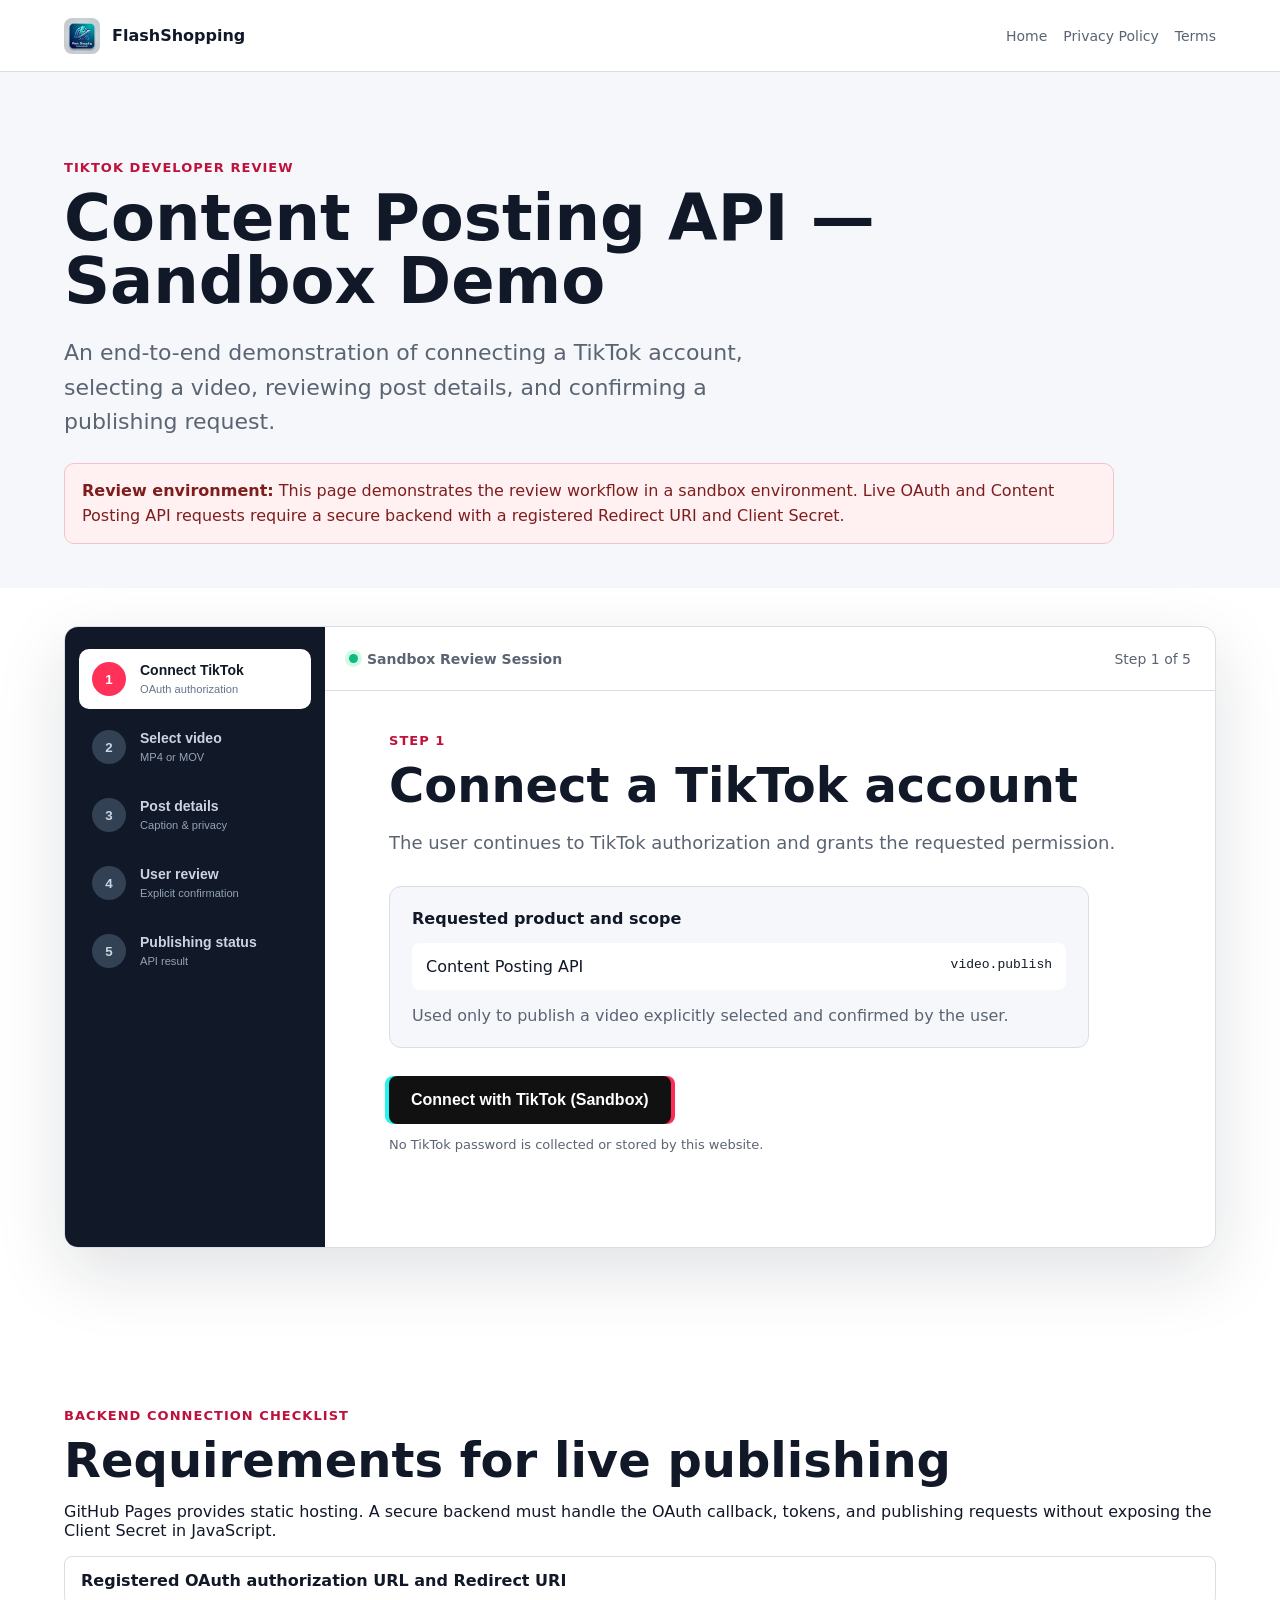
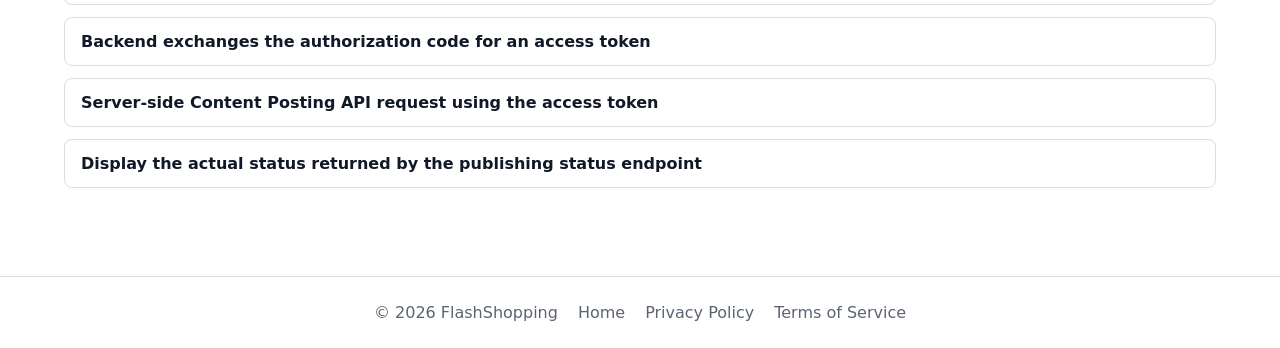
<file: demo.html>
<!doctype html>
<html lang="en">
<head>
  <meta charset="utf-8">
  <meta name="viewport" content="width=device-width, initial-scale=1">
  <title>TikTok Sandbox Demo | FlashShopping</title>
  <meta name="description" content="End-to-end TikTok Content Posting API sandbox workflow demo for Flash Shopping.">
  <link rel="icon" type="image/png" href="icon.png">
  <link rel="stylesheet" href="assets/styles.css">
</head>
<body>
  <header class="site-header">
    <a class="brand" href="index.html"><img src="icon.png" alt="Flash Shopping" class="brand-icon"><span>FlashShopping</span></a>
    <nav><a href="index.html">Home</a><a href="privacy.html">Privacy Policy</a><a href="terms.html">Terms</a></nav>
  </header>

  <main class="review-demo">
    <section class="page-hero compact-hero">
      <p class="eyebrow">TikTok developer review</p>
      <h1>Content Posting API — Sandbox Demo</h1>
      <p class="lead">An end-to-end demonstration of connecting a TikTok account, selecting a video, reviewing post details, and confirming a publishing request.</p>
      <div class="notice honest-notice"><strong>Review environment:</strong> This page demonstrates the review workflow in a sandbox environment. Live OAuth and Content Posting API requests require a secure backend with a registered Redirect URI and Client Secret.</div>
    </section>

    <section class="demo-shell" aria-label="TikTok publishing workflow">
      <aside class="demo-steps">
        <button class="step active" data-step="1"><span>1</span><b>Connect TikTok</b><small>OAuth authorization</small></button>
        <button class="step" data-step="2"><span>2</span><b>Select video</b><small>MP4 or MOV</small></button>
        <button class="step" data-step="3"><span>3</span><b>Post details</b><small>Caption & privacy</small></button>
        <button class="step" data-step="4"><span>4</span><b>User review</b><small>Explicit confirmation</small></button>
        <button class="step" data-step="5"><span>5</span><b>Publishing status</b><small>API result</small></button>
      </aside>

      <div class="demo-stage">
        <div class="demo-toolbar"><div><span class="status-dot"></span><strong>Sandbox Review Session</strong></div><span id="progressText">Step 1 of 5</span></div>

        <section class="demo-screen active" data-screen="1">
          <p class="eyebrow">Step 1</p><h2>Connect a TikTok account</h2>
          <p class="screen-copy">The user continues to TikTok authorization and grants the requested permission.</p>
          <div class="scope-card"><strong>Requested product and scope</strong><div class="scope-row"><span>Content Posting API</span><code>video.publish</code></div><p>Used only to publish a video explicitly selected and confirmed by the user.</p></div>
          <button class="tiktok-button" id="connectBtn">Connect with TikTok (Sandbox)</button>
          <p class="microcopy">No TikTok password is collected or stored by this website.</p>
        </section>

        <section class="demo-screen" data-screen="2">
          <p class="eyebrow">Step 2</p><h2>Select a video</h2>
          <div class="connected-banner">✓ Connected to TikTok Sandbox account: @flashshopping_demo</div>
          <label class="upload-box" id="uploadBox"><input id="videoInput" type="file" accept="video/mp4,video/quicktime"><span class="upload-icon">↑</span><strong>Choose MP4 or MOV</strong><small>Vertical video recommended · Maximum 50 MB for review upload</small></label>
          <div class="selected-file hidden" id="selectedFile"><span>▶</span><div><strong id="fileName">flashshopping-demo.mp4</strong><small id="fileMeta">Demo asset selected</small></div><b>Ready</b></div>
          <button class="button primary action-btn" id="useDemoBtn">Use prepared demo video</button>
        </section>

        <section class="demo-screen" data-screen="3">
          <p class="eyebrow">Step 3</p><h2>Enter post details</h2>
          <label class="form-label">Caption<textarea id="caption">Daily product highlights from FlashShopping ✨ #FlashShopping #TikTokShop</textarea></label>
          <label class="form-label">Privacy<select id="privacy"><option value="SELF_ONLY">Only me (SELF_ONLY) — Sandbox</option><option value="PUBLIC_TO_EVERYONE">Public (subject to app approval)</option></select></label>
          <label class="consent-row"><input type="checkbox" id="consent"> I confirm that I have the right to use this video and authorize publishing to the connected account.</label>
          <button class="button primary action-btn" id="detailsBtn">Continue to review</button>
        </section>

        <section class="demo-screen" data-screen="4">
          <p class="eyebrow">Step 4</p><h2>Review before publishing</h2>
          <div class="review-grid"><div class="video-preview"><div class="phone-video"><span>FLASH<br>SHOPPING</span><small>Prepared demo video</small></div></div><div class="review-data"><dl><dt>TikTok account</dt><dd>@flashshopping_demo</dd><dt>Video</dt><dd id="reviewFile">flashshopping-demo.mp4</dd><dt>Privacy</dt><dd id="reviewPrivacy">Only me (SELF_ONLY)</dd><dt>Scope used</dt><dd><code>video.publish</code></dd></dl><p id="reviewCaption">Daily product highlights from FlashShopping ✨ #FlashShopping #TikTokShop</p></div></div>
          <div class="notice"><strong>User control:</strong> The application will not submit the post until the user confirms below.</div>
          <button class="tiktok-button" id="publishBtn">Confirm and send to TikTok Sandbox</button>
        </section>

        <section class="demo-screen" data-screen="5">
          <p class="eyebrow">Step 5</p><h2>Publishing status</h2>
          <div class="publish-progress" id="publishProgress"><div class="spinner"></div><strong>Sending publish request…</strong><small>Backend → TikTok Content Posting API</small></div>
          <div class="result-card hidden" id="resultCard"><div class="result-icon">✓</div><h3>Sandbox workflow completed</h3><p>UI flow and request payload are ready for backend integration. No live TikTok post was created by this static demo.</p><dl><dt>Environment</dt><dd>Sandbox demonstration</dd><dt>Product</dt><dd>Content Posting API</dd><dt>Scope</dt><dd><code>video.publish</code></dd><dt>Status</dt><dd>Demo completed</dd></dl><button class="button secondary" id="restartBtn">Restart demo</button></div>
        </section>
      </div>
    </section>

    <section class="section integration-notes"><div><p class="eyebrow">Backend connection checklist</p><h2>Requirements for live publishing</h2><p>GitHub Pages provides static hosting. A secure backend must handle the OAuth callback, tokens, and publishing requests without exposing the Client Secret in JavaScript.</p></div><ul class="check-list"><li>Registered OAuth authorization URL and Redirect URI</li><li>Backend exchanges the authorization code for an access token</li><li>Server-side Content Posting API request using the access token</li><li>Display the actual status returned by the publishing status endpoint</li></ul></section>
  </main>

  <footer><span>© 2026 FlashShopping</span><a href="index.html">Home</a><a href="privacy.html">Privacy Policy</a><a href="terms.html">Terms of Service</a></footer>
  <script src="assets/demo.js"></script>
</body>
</html>
</file>
<file: assets/styles.css>
:root {
  color-scheme: light;
  --ink: #111827;
  --muted: #5b6472;
  --line: #d9dde6;
  --soft: #f5f7fb;
  --brand: #ff3158;
  --brand-dark: #be123c;
  --accent: #0f766e;
  --panel: #ffffff;
}

* {
  box-sizing: border-box;
}

body {
  margin: 0;
  font-family: Inter, ui-sans-serif, system-ui, -apple-system, BlinkMacSystemFont, "Segoe UI", Arial, sans-serif;
  color: var(--ink);
  background: #ffffff;
}

a {
  color: inherit;
}

.site-header {
  min-height: 72px;
  display: flex;
  align-items: center;
  justify-content: space-between;
  gap: 24px;
  padding: 16px clamp(20px, 5vw, 72px);
  border-bottom: 1px solid var(--line);
  background: rgba(255, 255, 255, 0.96);
  position: sticky;
  top: 0;
  z-index: 10;
}

.brand {
  display: inline-flex;
  align-items: center;
  gap: 12px;
  font-weight: 800;
  text-decoration: none;
}

.brand-mark {
  width: 40px;
  height: 40px;
  display: inline-grid;
  place-items: center;
  border-radius: 8px;
  background: var(--brand);
  color: white;
  letter-spacing: 0;
}

nav {
  display: flex;
  flex-wrap: wrap;
  gap: 16px;
  color: var(--muted);
  font-size: 14px;
}

nav a,
footer a {
  text-decoration: none;
}

nav a:hover,
footer a:hover {
  color: var(--brand);
}

.hero {
  display: grid;
  grid-template-columns: minmax(0, 1.05fr) minmax(320px, 0.8fr);
  gap: clamp(28px, 5vw, 72px);
  align-items: center;
  padding: clamp(56px, 8vw, 108px) clamp(20px, 5vw, 72px);
  background:
    linear-gradient(135deg, rgba(255,49,88,0.08), transparent 35%),
    linear-gradient(315deg, rgba(15,118,110,0.10), transparent 34%);
}

.eyebrow {
  margin: 0 0 12px;
  color: var(--brand-dark);
  font-weight: 800;
  text-transform: uppercase;
  font-size: 13px;
  letter-spacing: 0.08em;
}

h1,
h2,
h3,
p {
  letter-spacing: 0;
}

h1 {
  margin: 0;
  font-size: clamp(42px, 6vw, 78px);
  line-height: 0.98;
}

h2 {
  margin: 0 0 16px;
  font-size: clamp(30px, 4vw, 48px);
  line-height: 1.05;
}

h3 {
  margin: 0 0 8px;
  font-size: 20px;
}

.lead {
  margin: 24px 0 0;
  max-width: 760px;
  color: var(--muted);
  font-size: clamp(18px, 2vw, 22px);
  line-height: 1.55;
}

.hero-actions {
  display: flex;
  gap: 14px;
  flex-wrap: wrap;
  margin-top: 32px;
}

.button {
  display: inline-flex;
  align-items: center;
  justify-content: center;
  min-height: 46px;
  padding: 0 18px;
  border-radius: 8px;
  border: 1px solid var(--line);
  text-decoration: none;
  font-weight: 800;
}

.button.primary {
  background: var(--brand);
  color: white;
  border-color: var(--brand);
}

.button.secondary {
  background: white;
}

.product-panel {
  background: var(--panel);
  border: 1px solid var(--line);
  border-radius: 8px;
  box-shadow: 0 24px 70px rgba(17, 24, 39, 0.16);
  padding: 18px;
}

.panel-top {
  display: flex;
  align-items: center;
  gap: 8px;
  padding-bottom: 16px;
  border-bottom: 1px solid var(--line);
  color: var(--muted);
}

.dot {
  width: 10px;
  height: 10px;
  border-radius: 50%;
  display: inline-block;
}

.red { background: #ef4444; }
.yellow { background: #f59e0b; }
.green { background: #10b981; }

.workflow-card {
  display: flex;
  gap: 14px;
  padding: 18px;
  border: 1px solid var(--line);
  border-radius: 8px;
  margin-top: 14px;
  background: var(--soft);
}

.workflow-card.active {
  background: #fff1f2;
  border-color: rgba(255,49,88,0.32);
}

.workflow-card span {
  width: 34px;
  height: 34px;
  border-radius: 8px;
  background: var(--ink);
  color: white;
  display: inline-grid;
  place-items: center;
  font-weight: 800;
  flex: none;
}

.workflow-card p {
  margin: 0;
  color: var(--muted);
  line-height: 1.5;
}

.section,
.page-hero,
.legal,
.timeline {
  padding: clamp(42px, 7vw, 88px) clamp(20px, 5vw, 72px);
}

.section-heading {
  max-width: 850px;
  margin-bottom: 28px;
}

.feature-grid {
  display: grid;
  grid-template-columns: repeat(3, minmax(0, 1fr));
  gap: 18px;
}

.feature-grid article,
.timeline article {
  border: 1px solid var(--line);
  border-radius: 8px;
  padding: 22px;
  background: white;
}

.feature-grid p,
.split p,
.legal p,
.legal li,
.timeline p {
  color: var(--muted);
  line-height: 1.65;
}

.split {
  display: grid;
  grid-template-columns: minmax(0, 1fr) minmax(280px, 0.8fr);
  gap: 36px;
  align-items: start;
  background: var(--soft);
}

.check-list {
  margin: 0;
  padding: 0;
  list-style: none;
  display: grid;
  gap: 12px;
}

.check-list li {
  padding: 14px 16px;
  border-radius: 8px;
  background: white;
  border: 1px solid var(--line);
  font-weight: 700;
}

.demo-band {
  display: flex;
  justify-content: space-between;
  align-items: center;
  gap: 24px;
  border-top: 1px solid var(--line);
  border-bottom: 1px solid var(--line);
}

.contact {
  background: #111827;
  color: white;
}

.contact p,
.contact a {
  color: #e5e7eb;
}

.page-hero {
  background: var(--soft);
}

.page-hero h1 {
  max-width: 1000px;
}

.timeline {
  display: grid;
  grid-template-columns: repeat(3, minmax(0, 1fr));
  gap: 18px;
}

.timeline span {
  color: var(--brand-dark);
  font-weight: 800;
  display: inline-block;
  margin-bottom: 10px;
}

.code-block {
  white-space: pre-wrap;
  background: #111827;
  color: #f9fafb;
  border-radius: 8px;
  padding: 18px;
  line-height: 1.6;
  overflow: auto;
}

.legal {
  max-width: 960px;
  margin: 0 auto;
}

.legal h1 {
  font-size: clamp(40px, 6vw, 64px);
}

.legal h2 {
  margin-top: 34px;
  font-size: 28px;
}

footer {
  min-height: 72px;
  display: flex;
  align-items: center;
  justify-content: center;
  gap: 20px;
  flex-wrap: wrap;
  padding: 20px;
  color: var(--muted);
  border-top: 1px solid var(--line);
}

@media (max-width: 900px) {
  .site-header,
  .hero,
  .split,
  .demo-band {
    display: block;
  }

  nav {
    margin-top: 16px;
  }

  .product-panel,
  .demo-band .button {
    margin-top: 28px;
  }

  .feature-grid,
  .timeline {
    grid-template-columns: 1fr;
  }
}

.brand-icon{width:36px;height:36px;border-radius:8px;object-fit:cover}.compact-hero{padding-bottom:44px}.review-demo h1{font-size:clamp(38px,5vw,64px)}.honest-notice{max-width:1050px;margin-top:24px}.notice{padding:15px 17px;border:1px solid #f5c2cb;background:#fff1f2;border-radius:10px;color:#7f1d1d;line-height:1.55}.demo-shell{margin:38px clamp(20px,5vw,72px) 72px;display:grid;grid-template-columns:260px minmax(0,1fr);border:1px solid var(--line);border-radius:14px;overflow:hidden;box-shadow:0 24px 70px rgba(17,24,39,.13);background:#fff}.demo-steps{background:#111827;padding:22px 14px;display:grid;align-content:start;gap:8px}.step{appearance:none;border:0;background:transparent;color:#cbd5e1;text-align:left;display:grid;grid-template-columns:38px 1fr;column-gap:10px;padding:13px;border-radius:10px;cursor:pointer}.step span{grid-row:1/3;width:34px;height:34px;border-radius:50%;display:grid;place-items:center;background:#334155;font-weight:800}.step b{font-size:14px}.step small{margin-top:3px;color:#94a3b8}.step.active{background:#fff;color:#111827}.step.active span{background:var(--brand);color:#fff}.step.active small{color:#64748b}.demo-stage{min-height:620px}.demo-toolbar{height:64px;border-bottom:1px solid var(--line);display:flex;align-items:center;justify-content:space-between;padding:0 24px;color:var(--muted);font-size:14px}.demo-toolbar>div{display:flex;gap:9px;align-items:center}.status-dot{width:9px;height:9px;border-radius:50%;background:#10b981;box-shadow:0 0 0 4px #d1fae5}.demo-screen{display:none;padding:42px clamp(24px,5vw,64px)}.demo-screen.active{display:block}.demo-screen h2{font-size:clamp(30px,4vw,48px)}.screen-copy{max-width:760px;color:var(--muted);font-size:18px;line-height:1.6}.scope-card{max-width:700px;padding:22px;border:1px solid var(--line);border-radius:12px;background:var(--soft);margin:28px 0}.scope-row{display:flex;justify-content:space-between;gap:20px;margin-top:15px;padding:14px;background:#fff;border-radius:8px}.scope-card p{color:var(--muted);margin-bottom:0}.tiktok-button{border:0;background:#111;color:#fff;border-radius:8px;padding:15px 22px;font-weight:800;font-size:16px;cursor:pointer;box-shadow:-4px 0 #25f4ee,4px 0 #fe2c55}.microcopy{font-size:13px;color:var(--muted)}.connected-banner{padding:13px 16px;border-radius:8px;background:#ecfdf5;color:#065f46;font-weight:700;margin-bottom:22px}.upload-box{display:grid;place-items:center;text-align:center;min-height:260px;border:2px dashed #cbd5e1;border-radius:12px;background:#f8fafc;cursor:pointer;padding:30px}.upload-box input{display:none}.upload-box small{margin-top:8px;color:var(--muted)}.upload-icon{width:56px;height:56px;border-radius:50%;display:grid;place-items:center;background:#111827;color:#fff;font-size:30px;margin-bottom:14px}.selected-file{display:flex;align-items:center;gap:14px;margin-top:16px;padding:16px;border:1px solid var(--line);border-radius:10px}.selected-file span{width:42px;height:42px;background:#111827;color:white;border-radius:8px;display:grid;place-items:center}.selected-file div{display:grid;flex:1}.selected-file small{color:var(--muted)}.selected-file b{color:#047857}.hidden{display:none!important}.action-btn{border:0;margin-top:20px;cursor:pointer}.form-label{display:grid;gap:8px;font-weight:800;margin:22px 0;max-width:760px}.form-label textarea,.form-label select{font:inherit;padding:14px;border:1px solid #cbd5e1;border-radius:8px;background:#fff}.form-label textarea{min-height:120px;resize:vertical}.consent-row{display:flex;gap:10px;align-items:flex-start;max-width:760px;color:var(--muted);line-height:1.5}.consent-row input{margin-top:4px}.review-grid{display:grid;grid-template-columns:230px 1fr;gap:30px;margin:24px 0}.video-preview{display:grid;place-items:center}.phone-video{width:190px;aspect-ratio:9/16;border-radius:20px;background:linear-gradient(145deg,#111827,#ff3158);color:#fff;display:grid;place-items:center;text-align:center;font-weight:900;font-size:27px;box-shadow:0 20px 40px rgba(17,24,39,.22)}.phone-video small{font-size:11px;font-weight:500;align-self:end;margin-bottom:20px}.review-data dl,.result-card dl{display:grid;grid-template-columns:140px 1fr;gap:10px;margin:0}.review-data dt,.result-card dt{color:var(--muted)}.review-data dd,.result-card dd{margin:0;font-weight:700}.review-data>p{margin-top:22px;padding:16px;background:var(--soft);border-radius:8px;line-height:1.6}.publish-progress{min-height:350px;display:grid;place-items:center;align-content:center;gap:12px;text-align:center}.publish-progress small{color:var(--muted)}.spinner{width:54px;height:54px;border-radius:50%;border:5px solid #e5e7eb;border-top-color:var(--brand);animation:spin 1s linear infinite}@keyframes spin{to{transform:rotate(360deg)}}.result-card{max-width:690px;margin:10px auto;text-align:center;border:1px solid var(--line);border-radius:14px;padding:34px;background:#fff}.result-card>p{color:var(--muted);line-height:1.6}.result-card dl{text-align:left;margin:24px 0}.result-icon{width:64px;height:64px;border-radius:50%;background:#d1fae5;color:#047857;display:grid;place-items:center;margin:0 auto 18px;font-size:34px;font-weight:900}.integration-notes{margin-top:0}@media(max-width:850px){.demo-shell{grid-template-columns:1fr}.demo-steps{grid-template-columns:repeat(5,minmax(150px,1fr));overflow-x:auto}.demo-stage{min-height:680px}.review-grid{grid-template-columns:1fr}.timeline,.feature-grid,.split,.hero{grid-template-columns:1fr}}@media(max-width:600px){.site-header{position:static}.demo-shell{margin-inline:12px}.demo-screen{padding:28px 18px}.review-data dl,.result-card dl{grid-template-columns:1fr}.demo-toolbar{padding:0 14px}.demo-toolbar strong{display:none}}
</file>
